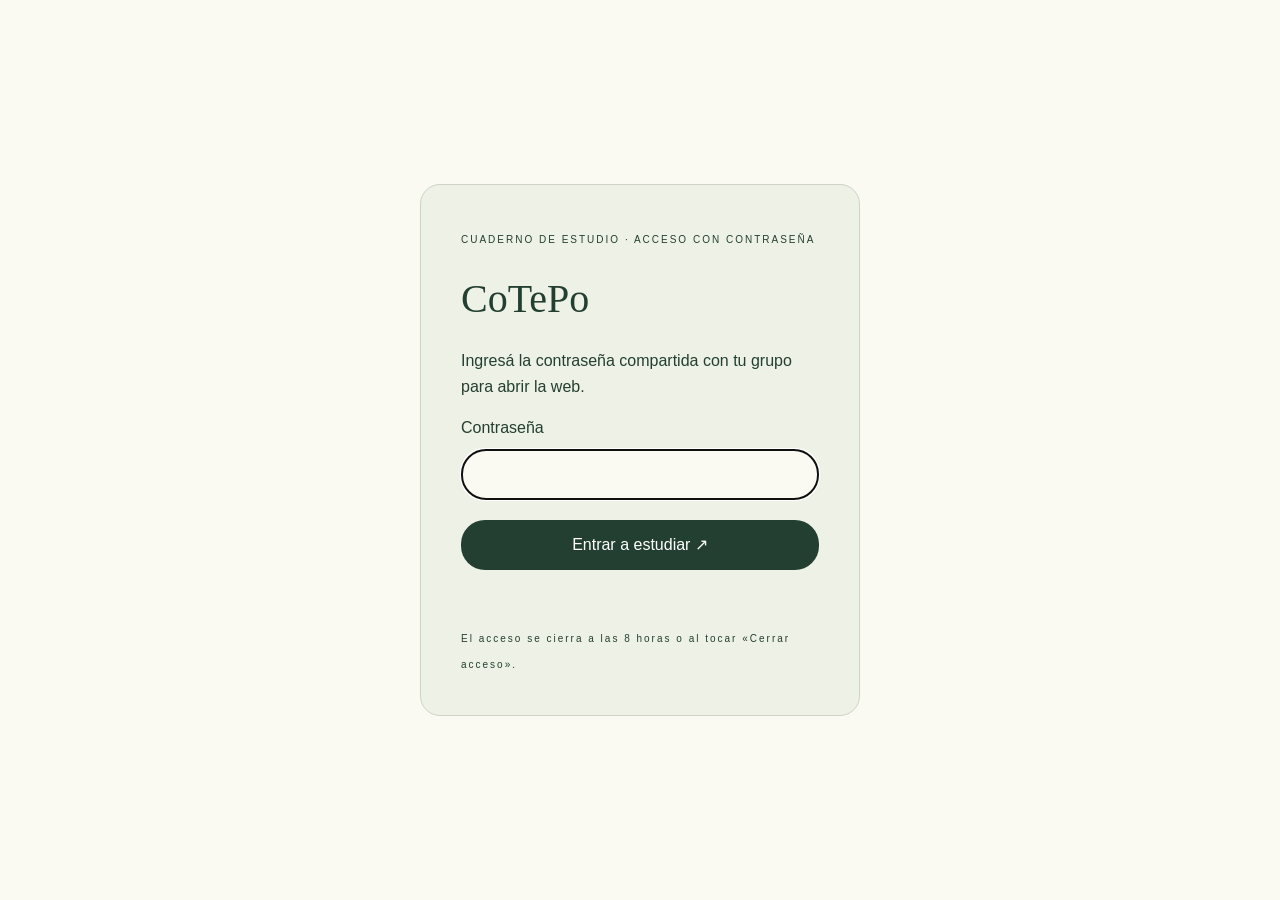
<file: cotepo/index.html>
<!doctype html><html lang="es"><head><meta charset="utf-8"><meta name="viewport" content="width=device-width,initial-scale=1"><title>CoTePo · Acceso</title><style>*{box-sizing:border-box}body{margin:0;min-height:100vh;display:grid;place-items:center;background:#faf9f2;color:#233f31;font:16px/1.6 Arial,sans-serif;padding:24px}main{width:100%;max-width:440px;border:1px solid #ccd5c5;border-radius:20px;padding:40px;background:#eef1e6}small{letter-spacing:2px;font-size:10px}h1{font:40px/1.1 Georgia,serif}label{display:block;margin-bottom:8px}input,button{width:100%;font:inherit;border-radius:24px;padding:12px 20px}input{border:1px solid #a9b7a1;background:#faf9f2}button{margin-top:20px;background:#233f31;color:white;border:0;cursor:pointer}button:disabled{opacity:.6}#status{min-height:26px;font-size:14px}a{color:inherit}</style></head><body><main><small>CUADERNO DE ESTUDIO · ACCESO CON CONTRASEÑA</small><h1>CoTePo</h1><p>Ingresá la contraseña compartida con tu grupo para abrir la web.</p><form id="login"><label for="password">Contraseña</label><input id="password" type="password" inputmode="text" required autocomplete="current-password" autofocus><button id="enter">Entrar a estudiar ↗</button><p id="status" role="status" aria-live="polite"></p></form><small>El acceso se cierra a las 8 horas o al tocar «Cerrar acceso».</small></main><script>
const status=document.getElementById('status'),button=document.getElementById('enter');
document.getElementById('login').onsubmit=async e=>{e.preventDefault();button.disabled=true;status.textContent='Abriendo tu cuaderno…';try{if(!('serviceWorker' in navigator))throw Error('Este navegador no admite el acceso. Probá con Chrome, Safari, Edge o Firefox.');const m=await fetch('manifest.json',{cache:'no-store'}).then(r=>r.json());const material=await crypto.subtle.importKey('raw',new TextEncoder().encode(document.getElementById('password').value),'PBKDF2',false,['deriveKey']);const key=await crypto.subtle.deriveKey({name:'PBKDF2',salt:Uint8Array.from(atob(m.salt),c=>c.charCodeAt(0)),iterations:m.iterations,hash:'SHA-256'},material,{name:'AES-GCM',length:256},true,['decrypt']);const r=await fetch('vault/'+m.entries['index.html'].file);const enc=await r.arrayBuffer();try{await crypto.subtle.decrypt({name:'AES-GCM',iv:enc.slice(0,12)},key,enc.slice(12))}catch{throw Error('Contraseña incorrecta. Volvé a intentarlo.')}await navigator.serviceWorker.register('sw.js');const reg=await navigator.serviceWorker.ready;await new Promise((ok,no)=>{const c=new MessageChannel();c.port1.onmessage=e=>e.data.ok?ok():no(Error('No se pudo guardar el acceso.'));crypto.subtle.exportKey('raw',key).then(raw=>reg.active.postMessage({type:'UNLOCK',key:raw},[c.port2]))});if(!navigator.serviceWorker.controller)await new Promise(ok=>{navigator.serviceWorker.addEventListener('controllerchange',ok,{once:true});if(navigator.serviceWorker.controller)ok()});location.href='contenido/index.html'}catch(err){status.textContent=err.message;button.disabled=false}};
</script></body></html>
</file>
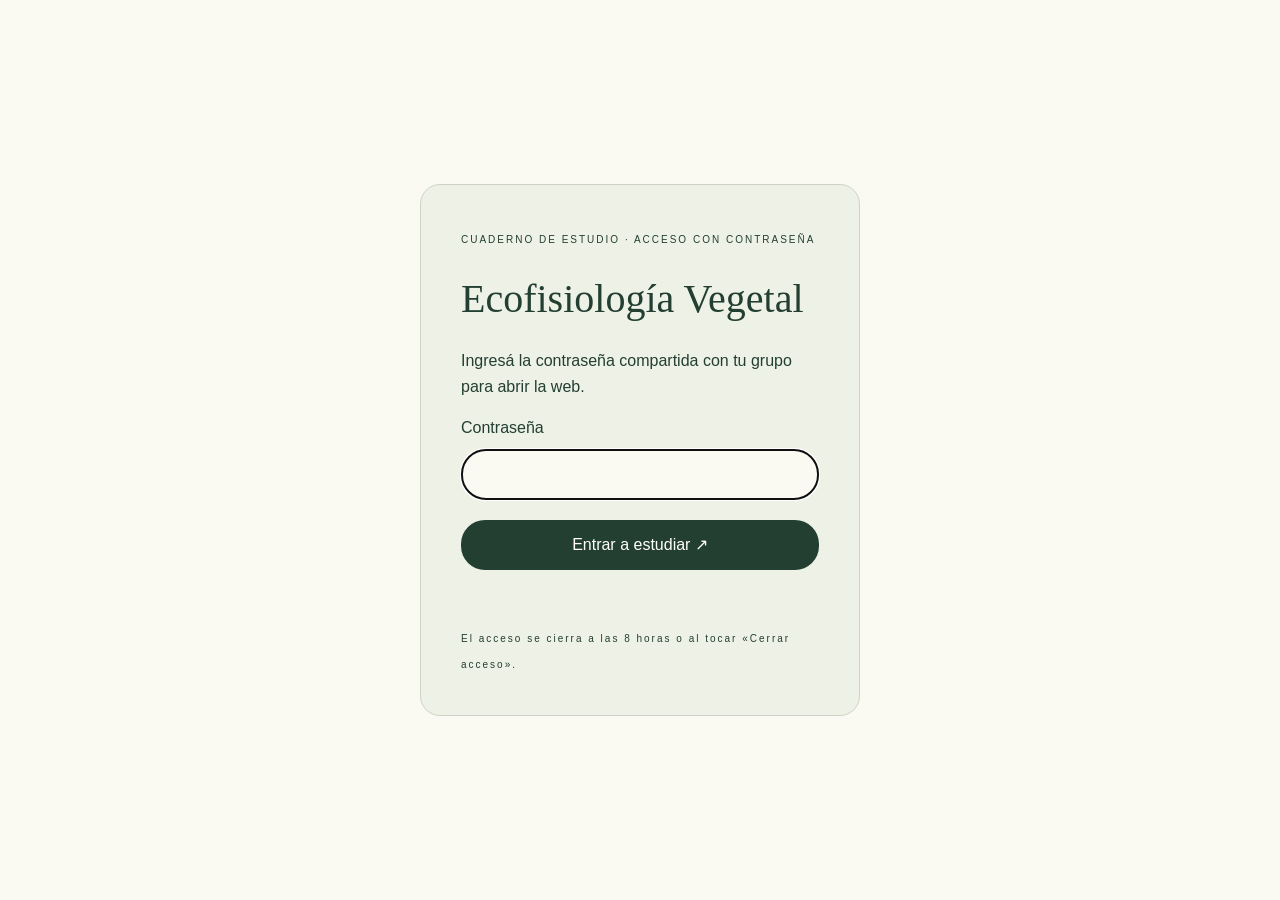
<file: ecofisiologia-vegetal/index.html>
<!doctype html><html lang="es"><head><meta charset="utf-8"><meta name="viewport" content="width=device-width,initial-scale=1"><title>Ecofisiología Vegetal · Acceso</title><style>*{box-sizing:border-box}body{margin:0;min-height:100vh;display:grid;place-items:center;background:#faf9f2;color:#233f31;font:16px/1.6 Arial,sans-serif;padding:24px}main{width:100%;max-width:440px;border:1px solid #ccd5c5;border-radius:20px;padding:40px;background:#eef1e6}small{letter-spacing:2px;font-size:10px}h1{font:40px/1.1 Georgia,serif}label{display:block;margin-bottom:8px}input,button{width:100%;font:inherit;border-radius:24px;padding:12px 20px}input{border:1px solid #a9b7a1;background:#faf9f2}button{margin-top:20px;background:#233f31;color:white;border:0;cursor:pointer}button:disabled{opacity:.6}#status{min-height:26px;font-size:14px}a{color:inherit}</style></head><body><main><small>CUADERNO DE ESTUDIO · ACCESO CON CONTRASEÑA</small><h1>Ecofisiología Vegetal</h1><p>Ingresá la contraseña compartida con tu grupo para abrir la web.</p><form id="login"><label for="password">Contraseña</label><input id="password" type="password" inputmode="numeric" required autocomplete="current-password" autofocus><button id="enter">Entrar a estudiar ↗</button><p id="status" role="status" aria-live="polite"></p></form><small>El acceso se cierra a las 8 horas o al tocar «Cerrar acceso».</small></main><script>
const status=document.getElementById('status'),button=document.getElementById('enter');
document.getElementById('login').onsubmit=async e=>{e.preventDefault();button.disabled=true;status.textContent='Abriendo tu cuaderno…';try{if(!('serviceWorker' in navigator))throw Error('Este navegador no admite el acceso. Probá con Chrome, Safari, Edge o Firefox.');const m=await fetch('manifest.json',{cache:'no-store'}).then(r=>r.json());const material=await crypto.subtle.importKey('raw',new TextEncoder().encode(document.getElementById('password').value),'PBKDF2',false,['deriveKey']);const key=await crypto.subtle.deriveKey({name:'PBKDF2',salt:Uint8Array.from(atob(m.salt),c=>c.charCodeAt(0)),iterations:m.iterations,hash:'SHA-256'},material,{name:'AES-GCM',length:256},true,['decrypt']);const r=await fetch('vault/'+m.entries['index.html'].file);const enc=await r.arrayBuffer();try{await crypto.subtle.decrypt({name:'AES-GCM',iv:enc.slice(0,12)},key,enc.slice(12))}catch{throw Error('Contraseña incorrecta. Volvé a intentarlo.')}await navigator.serviceWorker.register('sw.js');const reg=await navigator.serviceWorker.ready;await new Promise((ok,no)=>{const c=new MessageChannel();c.port1.onmessage=e=>e.data.ok?ok():no(Error('No se pudo guardar el acceso.'));crypto.subtle.exportKey('raw',key).then(raw=>reg.active.postMessage({type:'UNLOCK',key:raw},[c.port2]))});if(!navigator.serviceWorker.controller)await new Promise(ok=>{navigator.serviceWorker.addEventListener('controllerchange',ok,{once:true});if(navigator.serviceWorker.controller)ok()});location.href='contenido/index.html'}catch(err){status.textContent=err.message;button.disabled=false}};
</script></body></html>
</file>
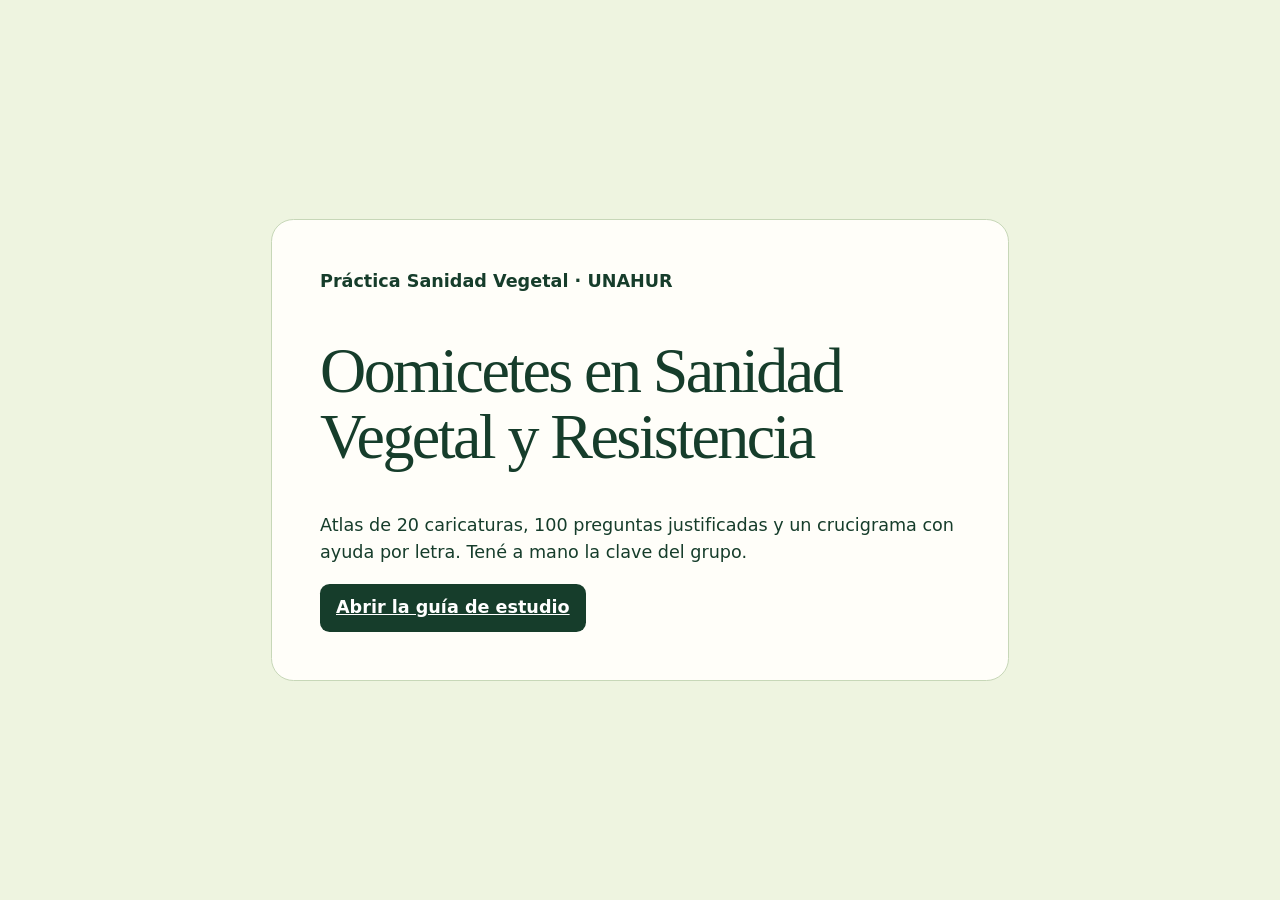
<file: oomicetes-sanidad-vegetal-unahur/index.html>
<!doctype html>
<html lang="es-AR">
<head>
<meta charset="utf-8">
<meta name="viewport" content="width=device-width,initial-scale=1">
<meta name="robots" content="noindex">
<title>Oomicetes en Sanidad Vegetal y Resistencia · UNAHUR</title>
<style>body{font:1.1rem/1.55 system-ui;color:#163d2b;background:#eef4e0;margin:0;min-height:100vh;display:grid;place-items:center;padding:1.25rem;box-sizing:border-box}main{max-width:40rem;background:#fffef9;padding:clamp(1.4rem,5vw,3rem);border-radius:1.4rem;border:1px solid #c7d7b8}h1{font:clamp(2.4rem,8vw,4rem)/1.02 Georgia,serif;letter-spacing:-.04em}a{display:inline-block;padding:.65rem 1rem;background:#163d2b;border-radius:.6rem;color:white;font-weight:700}</style>
</head><body><main><b>Práctica Sanidad Vegetal · UNAHUR</b><h1>Oomicetes en Sanidad Vegetal y Resistencia</h1><p>Atlas de 20 caricaturas, 100 preguntas justificadas y un crucigrama con ayuda por letra. Tené a mano la clave del grupo.</p><a href="https://oomicetes-sanidad-vegetal-unahur.brightmatch128.chatgpt.site/">Abrir la guía de estudio</a></main></body></html>
</file>
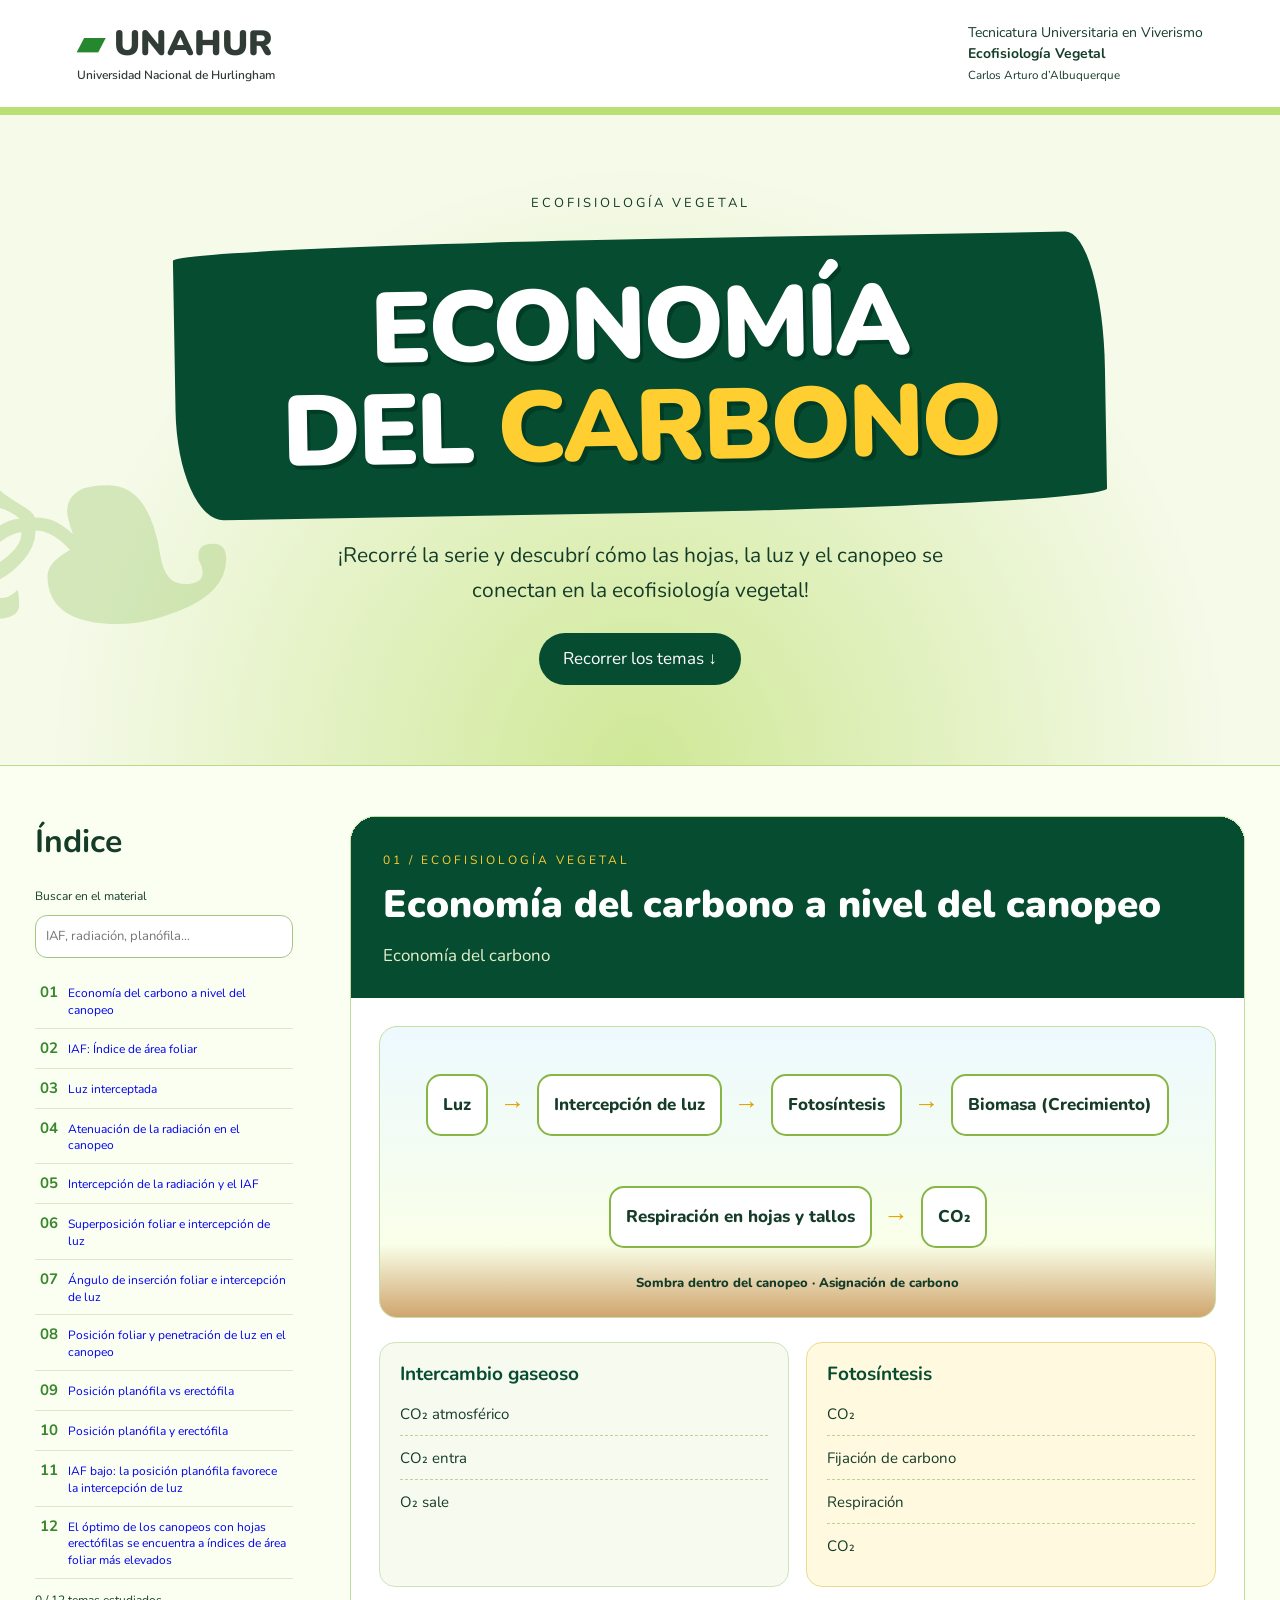
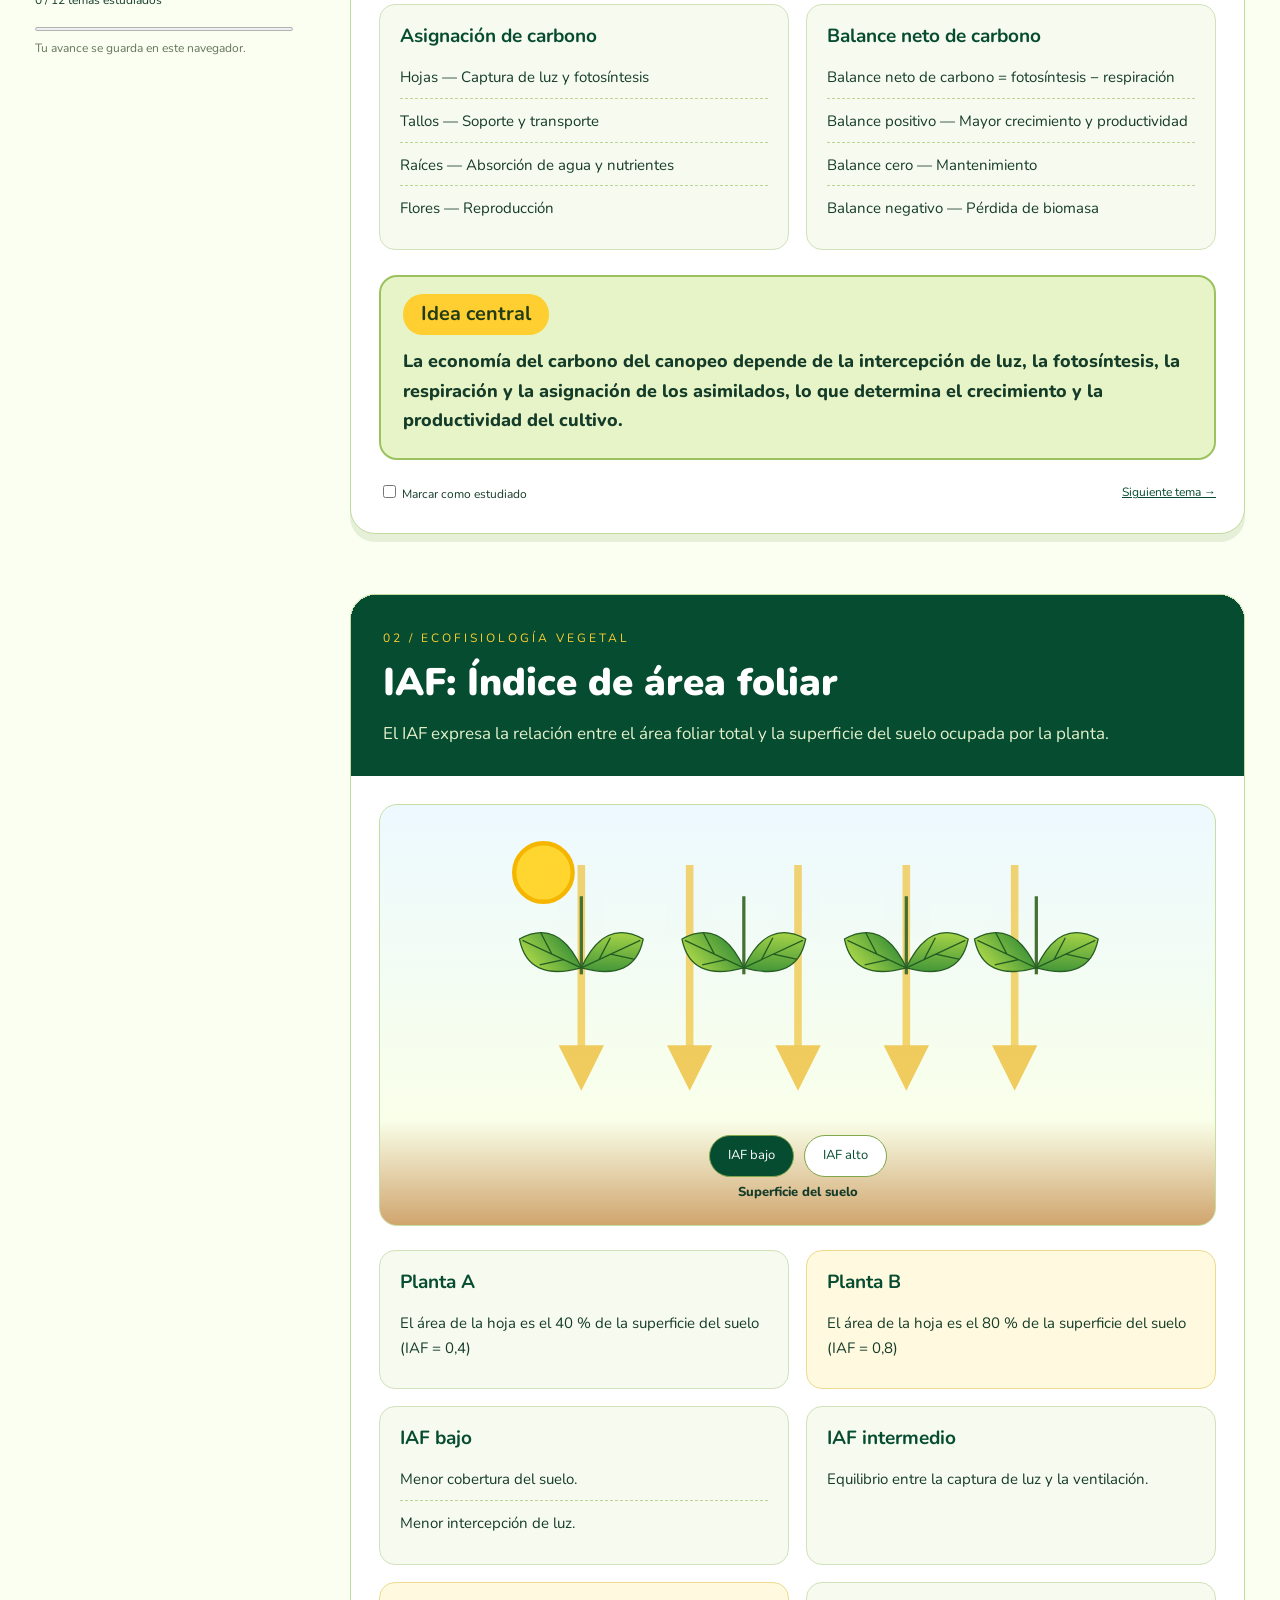
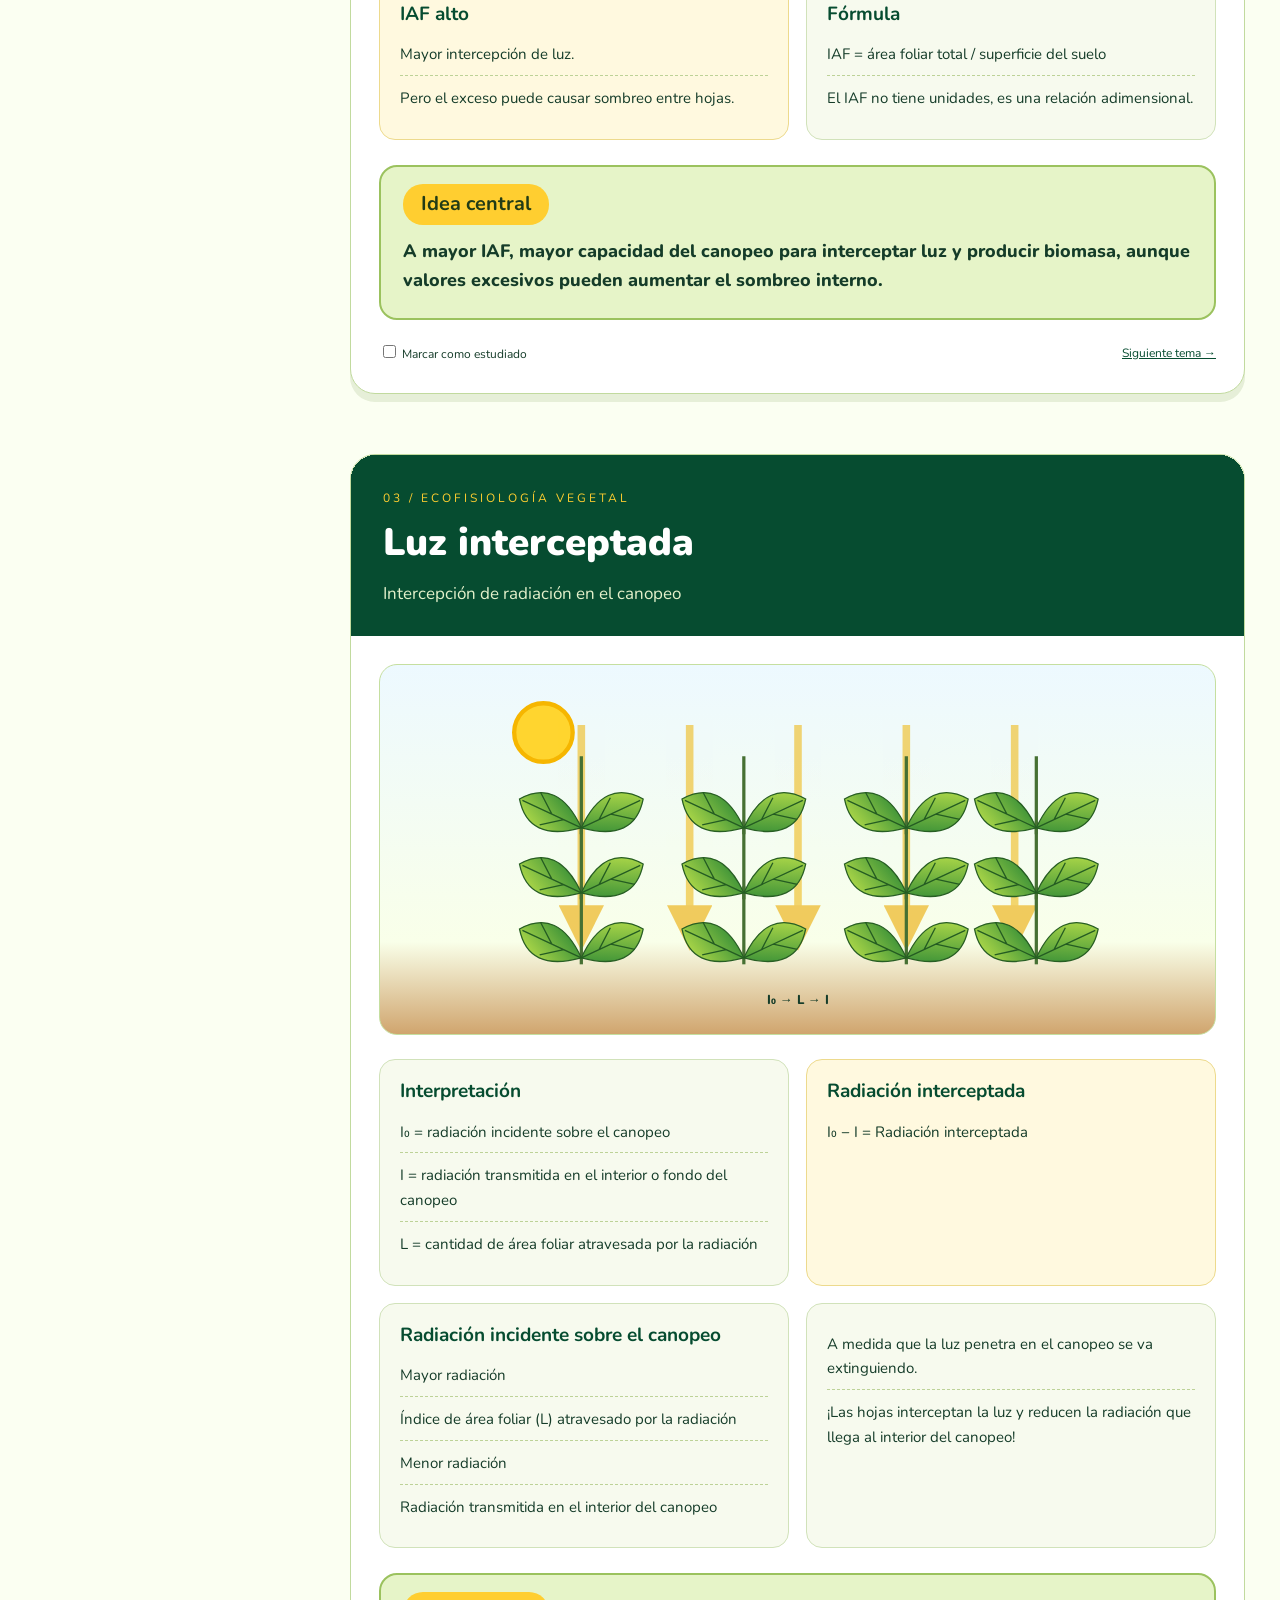
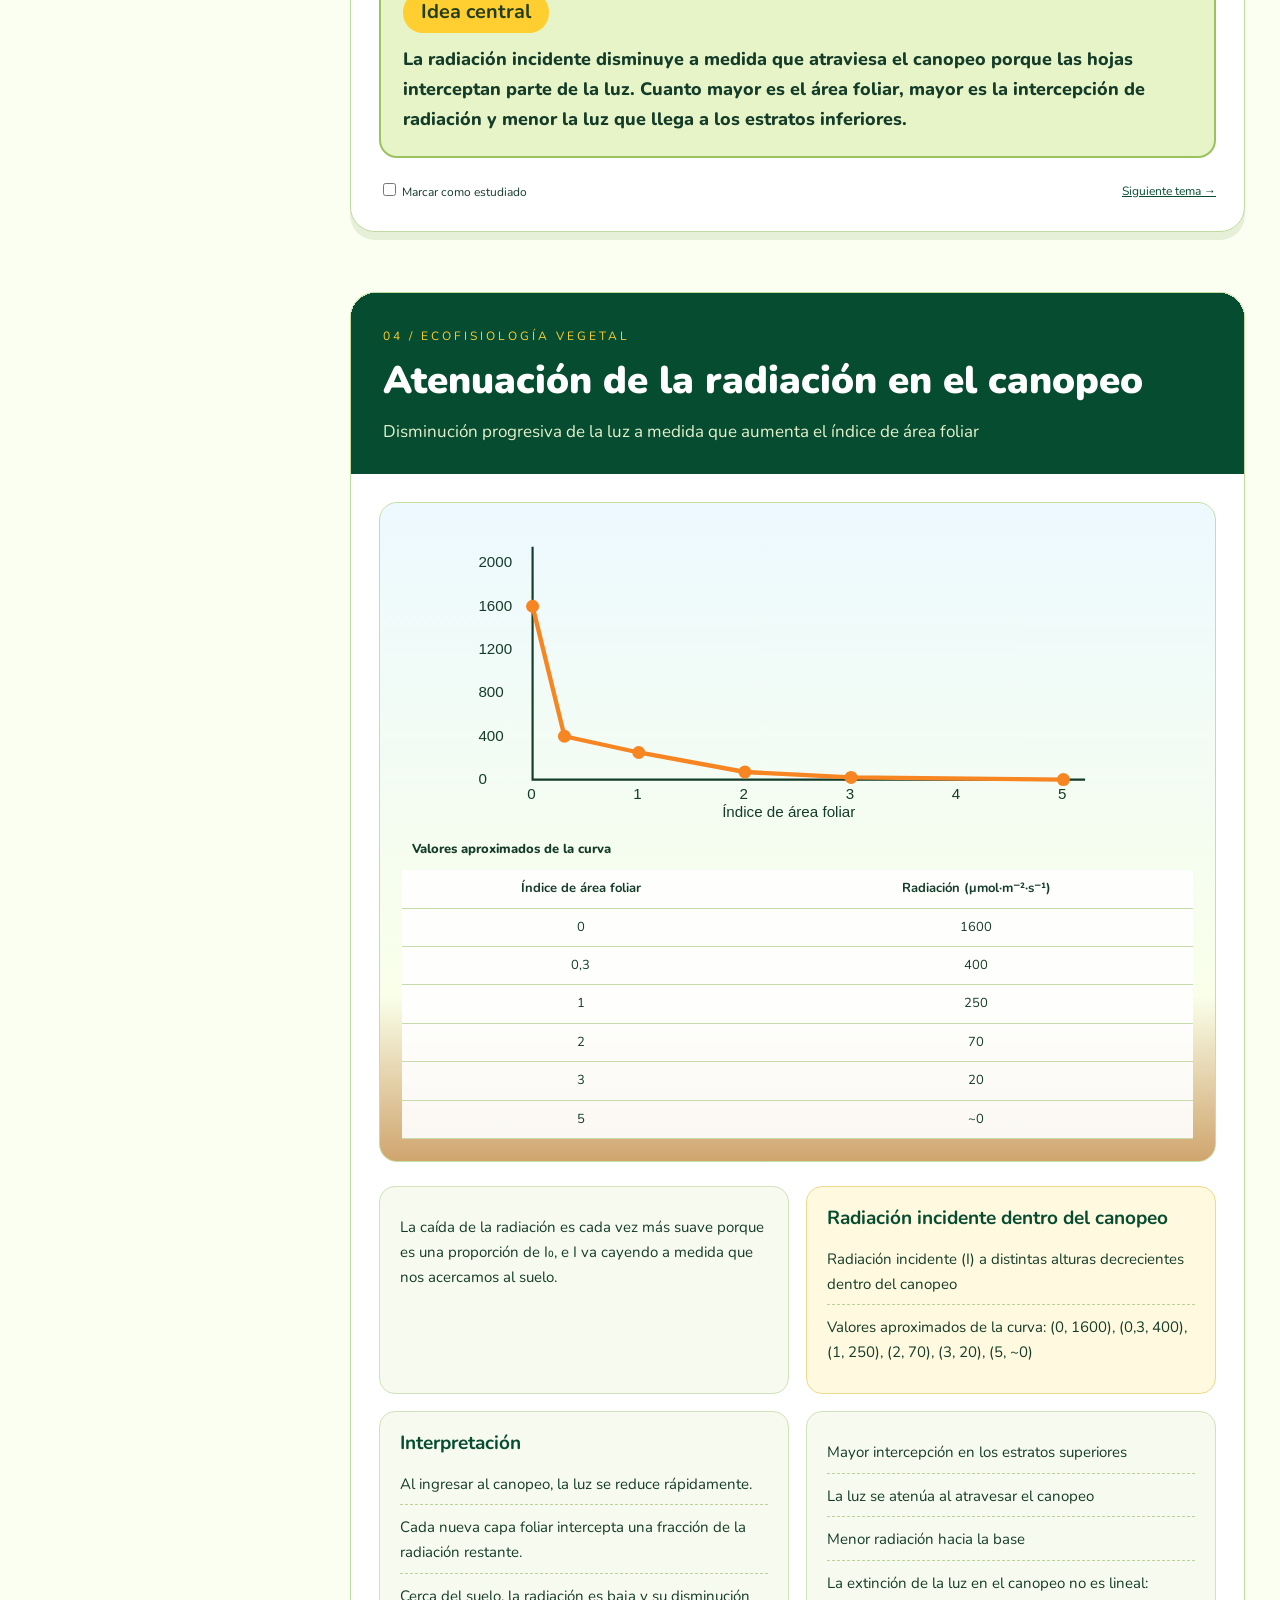
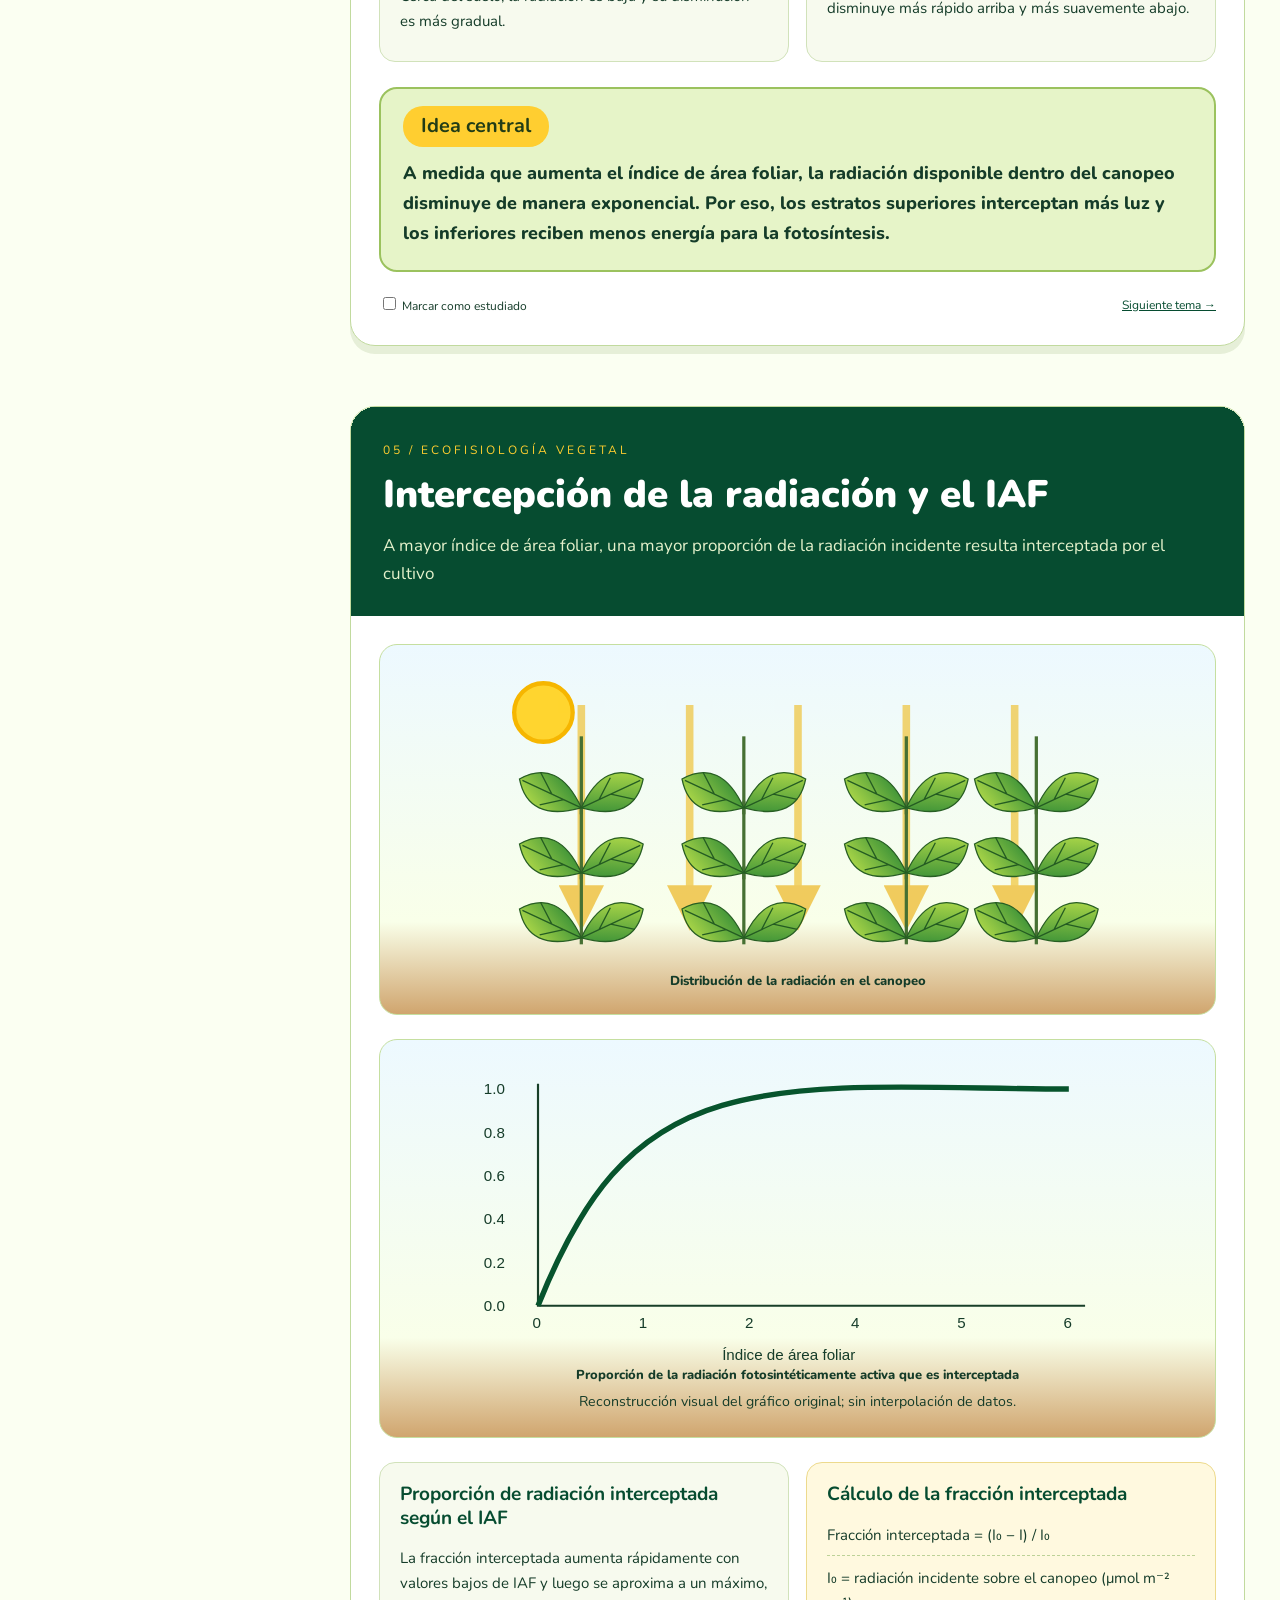
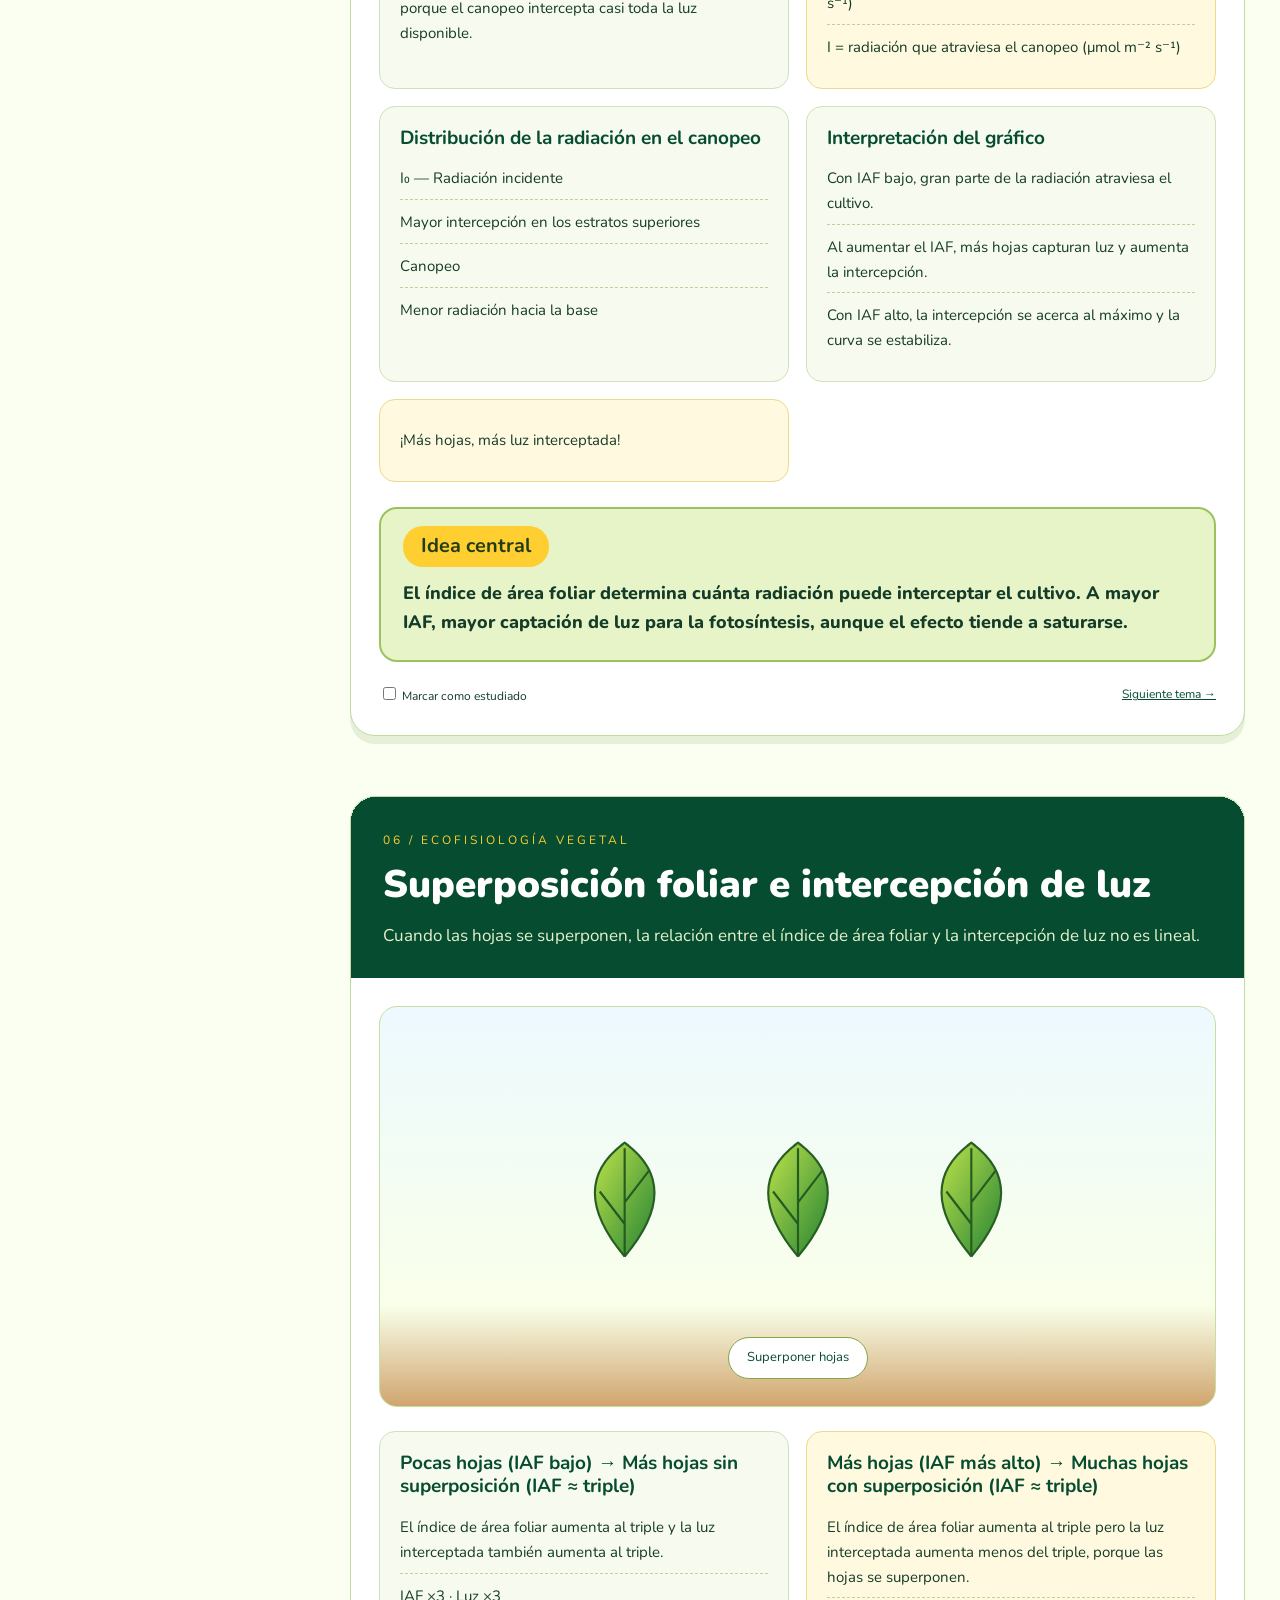
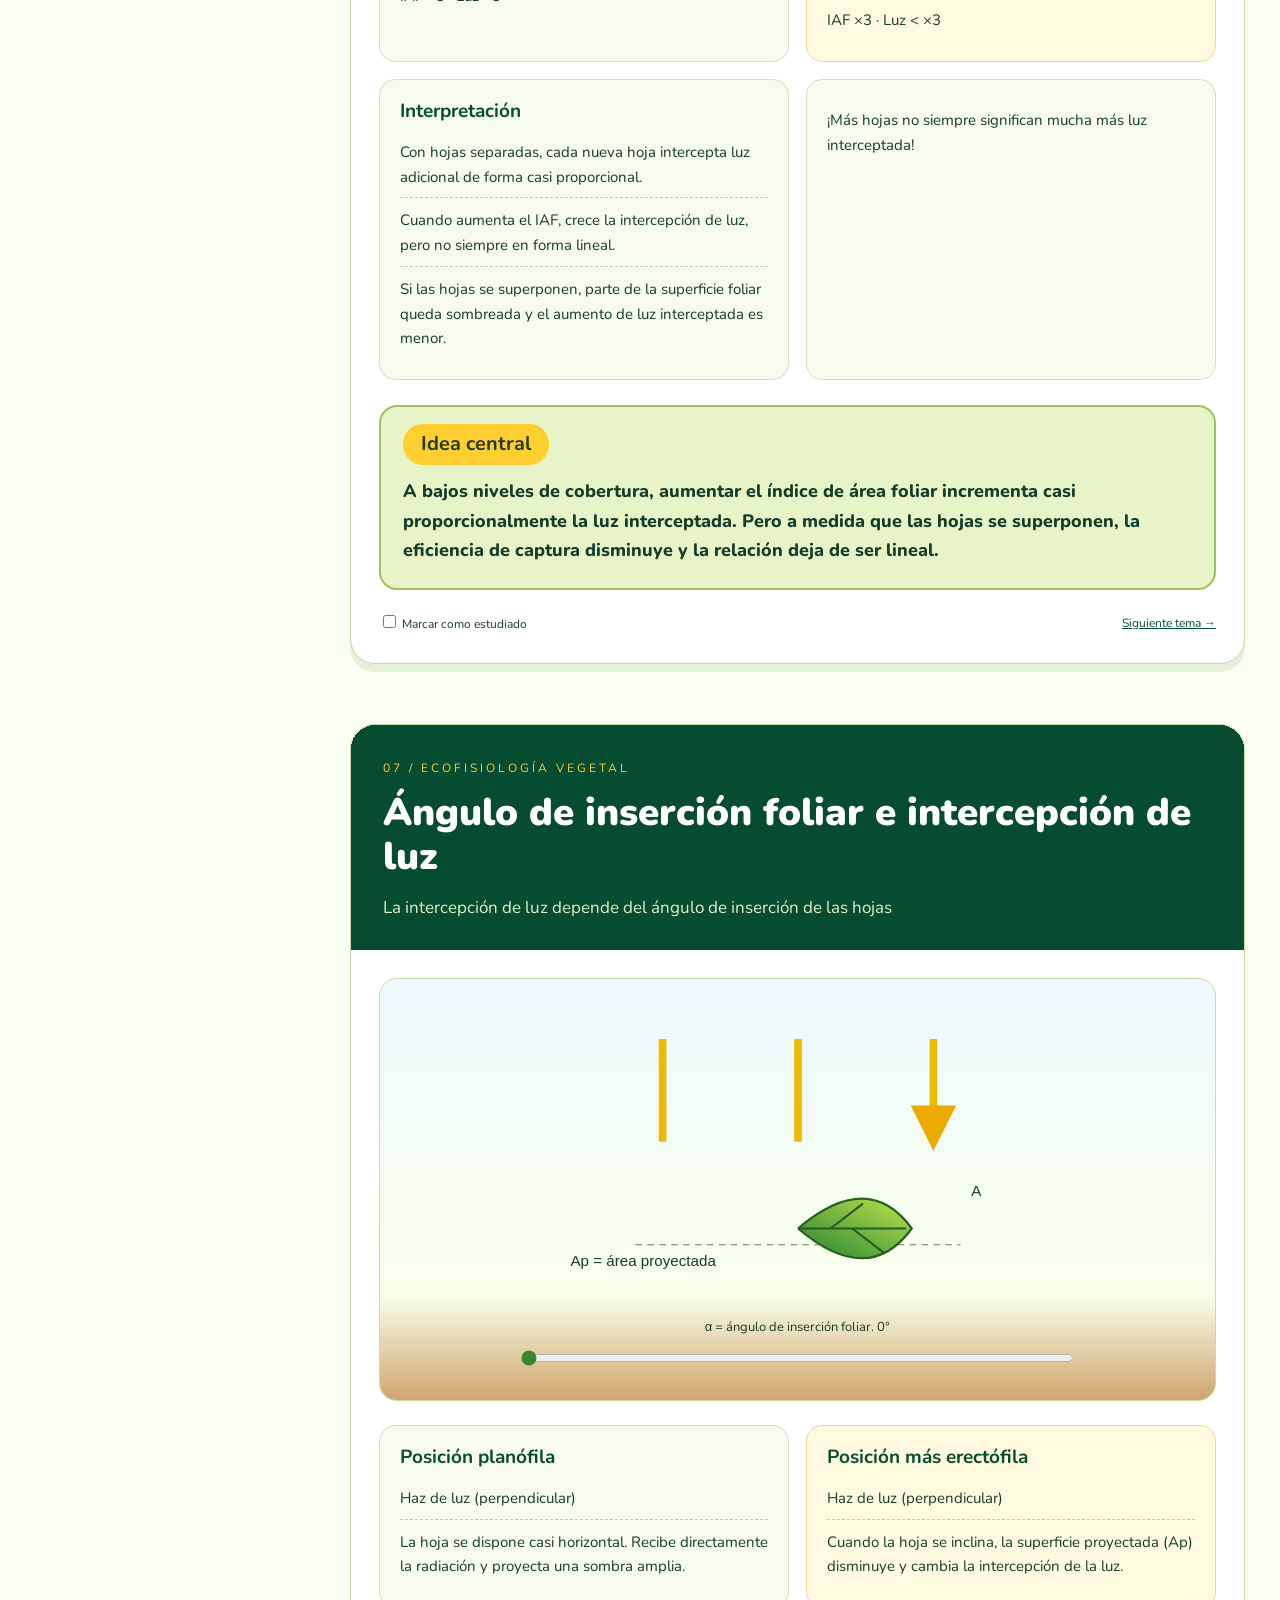
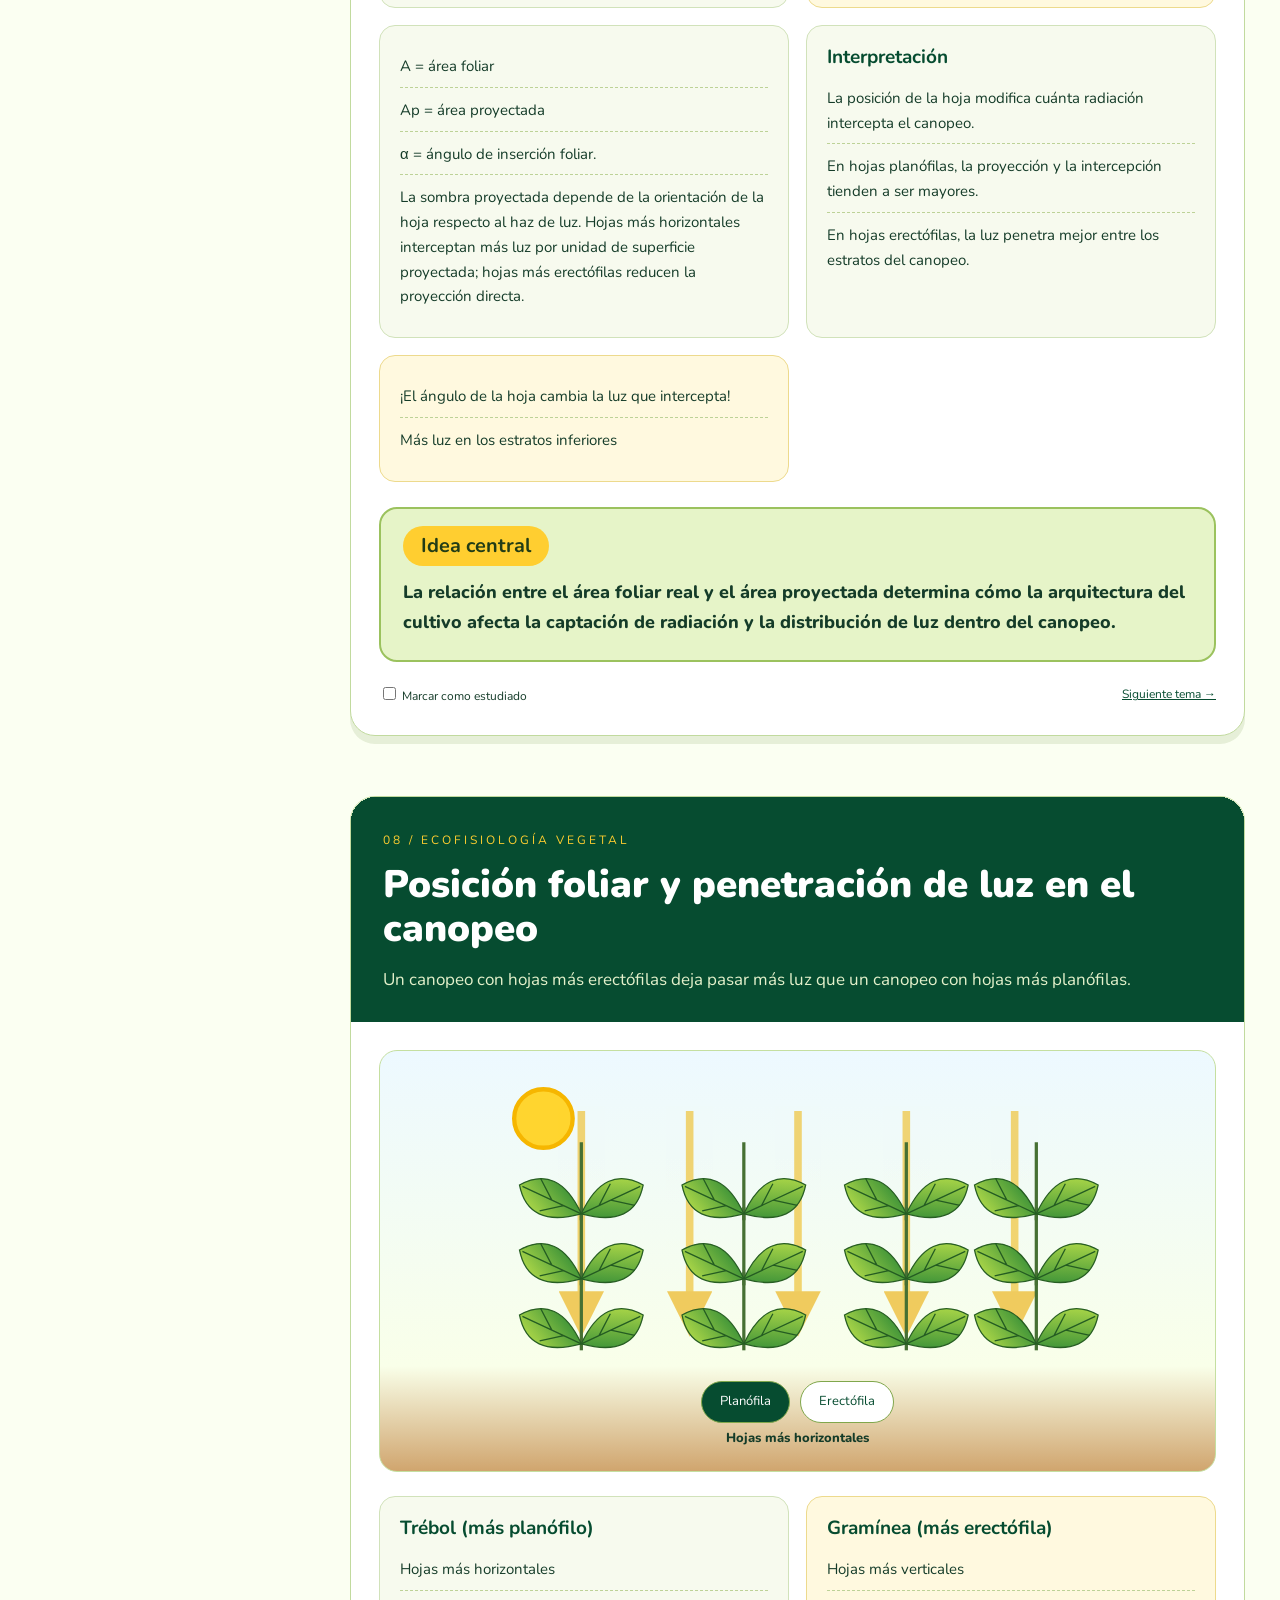
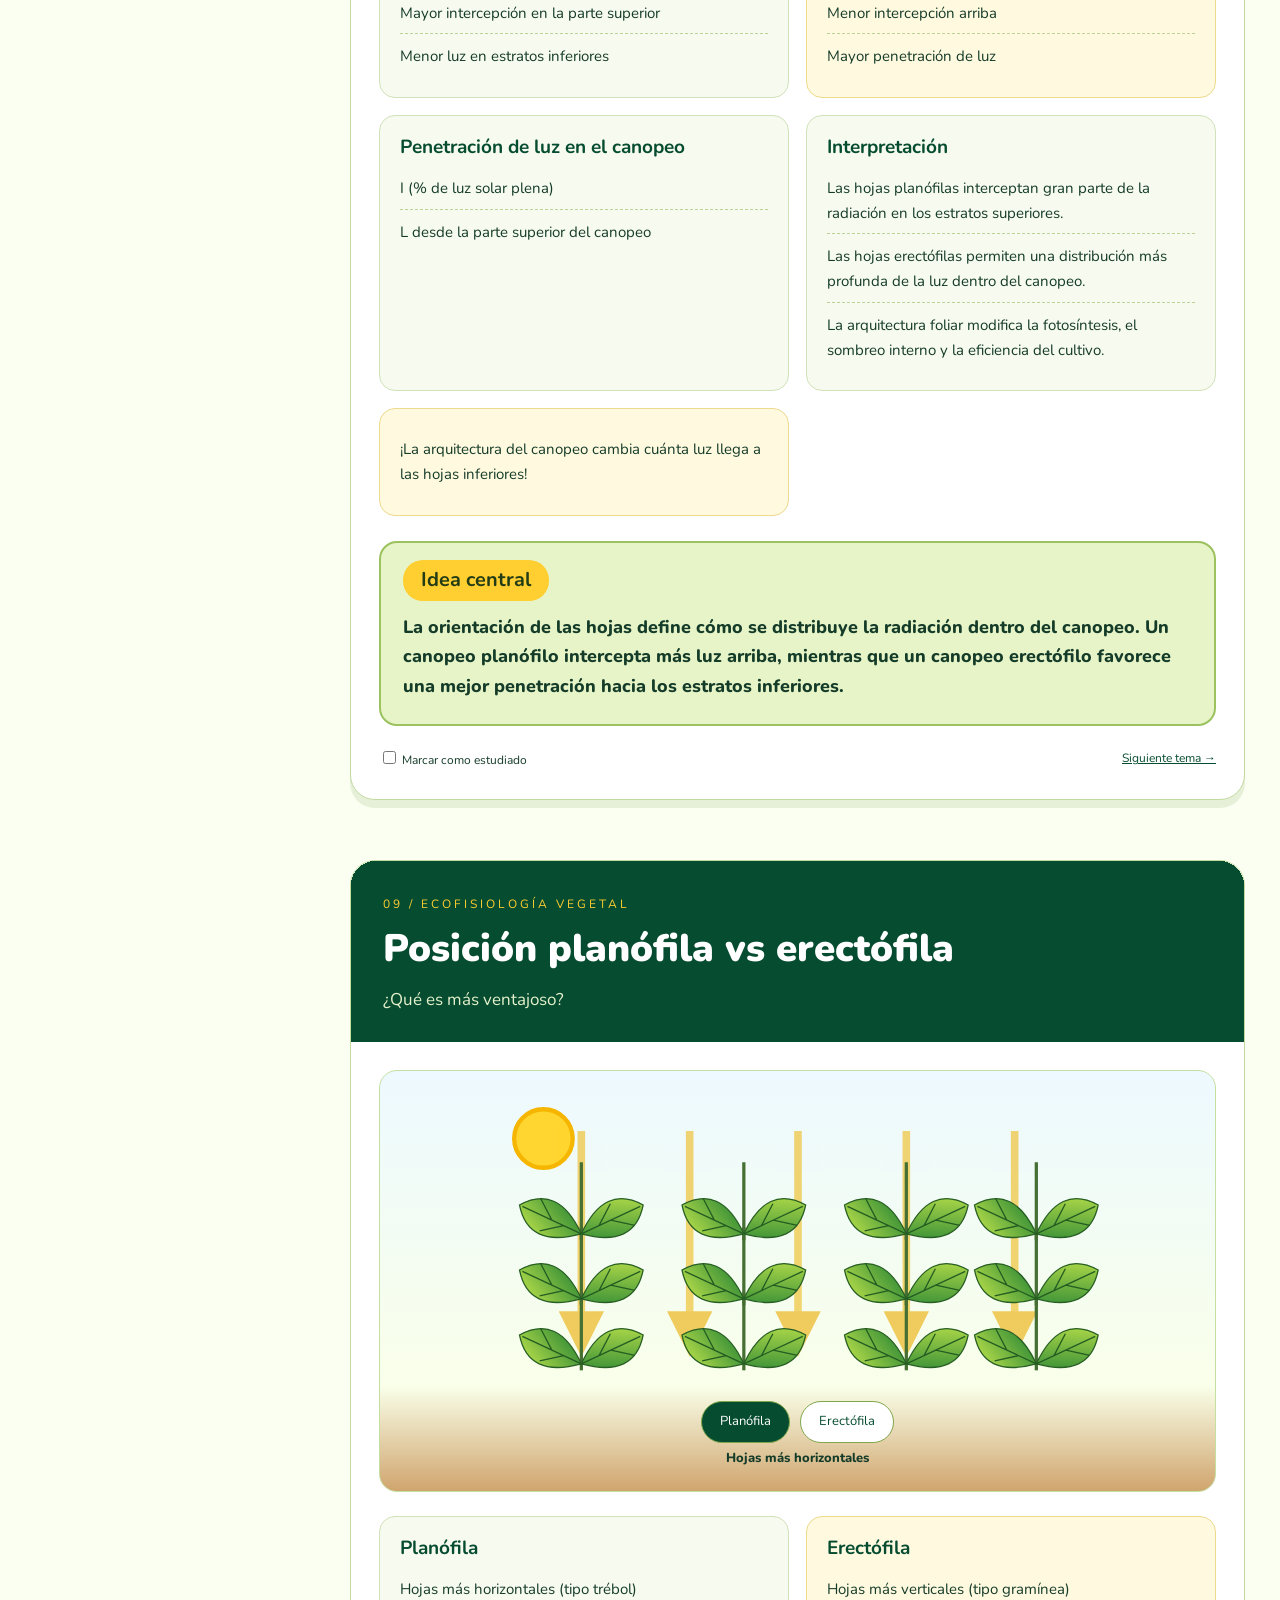
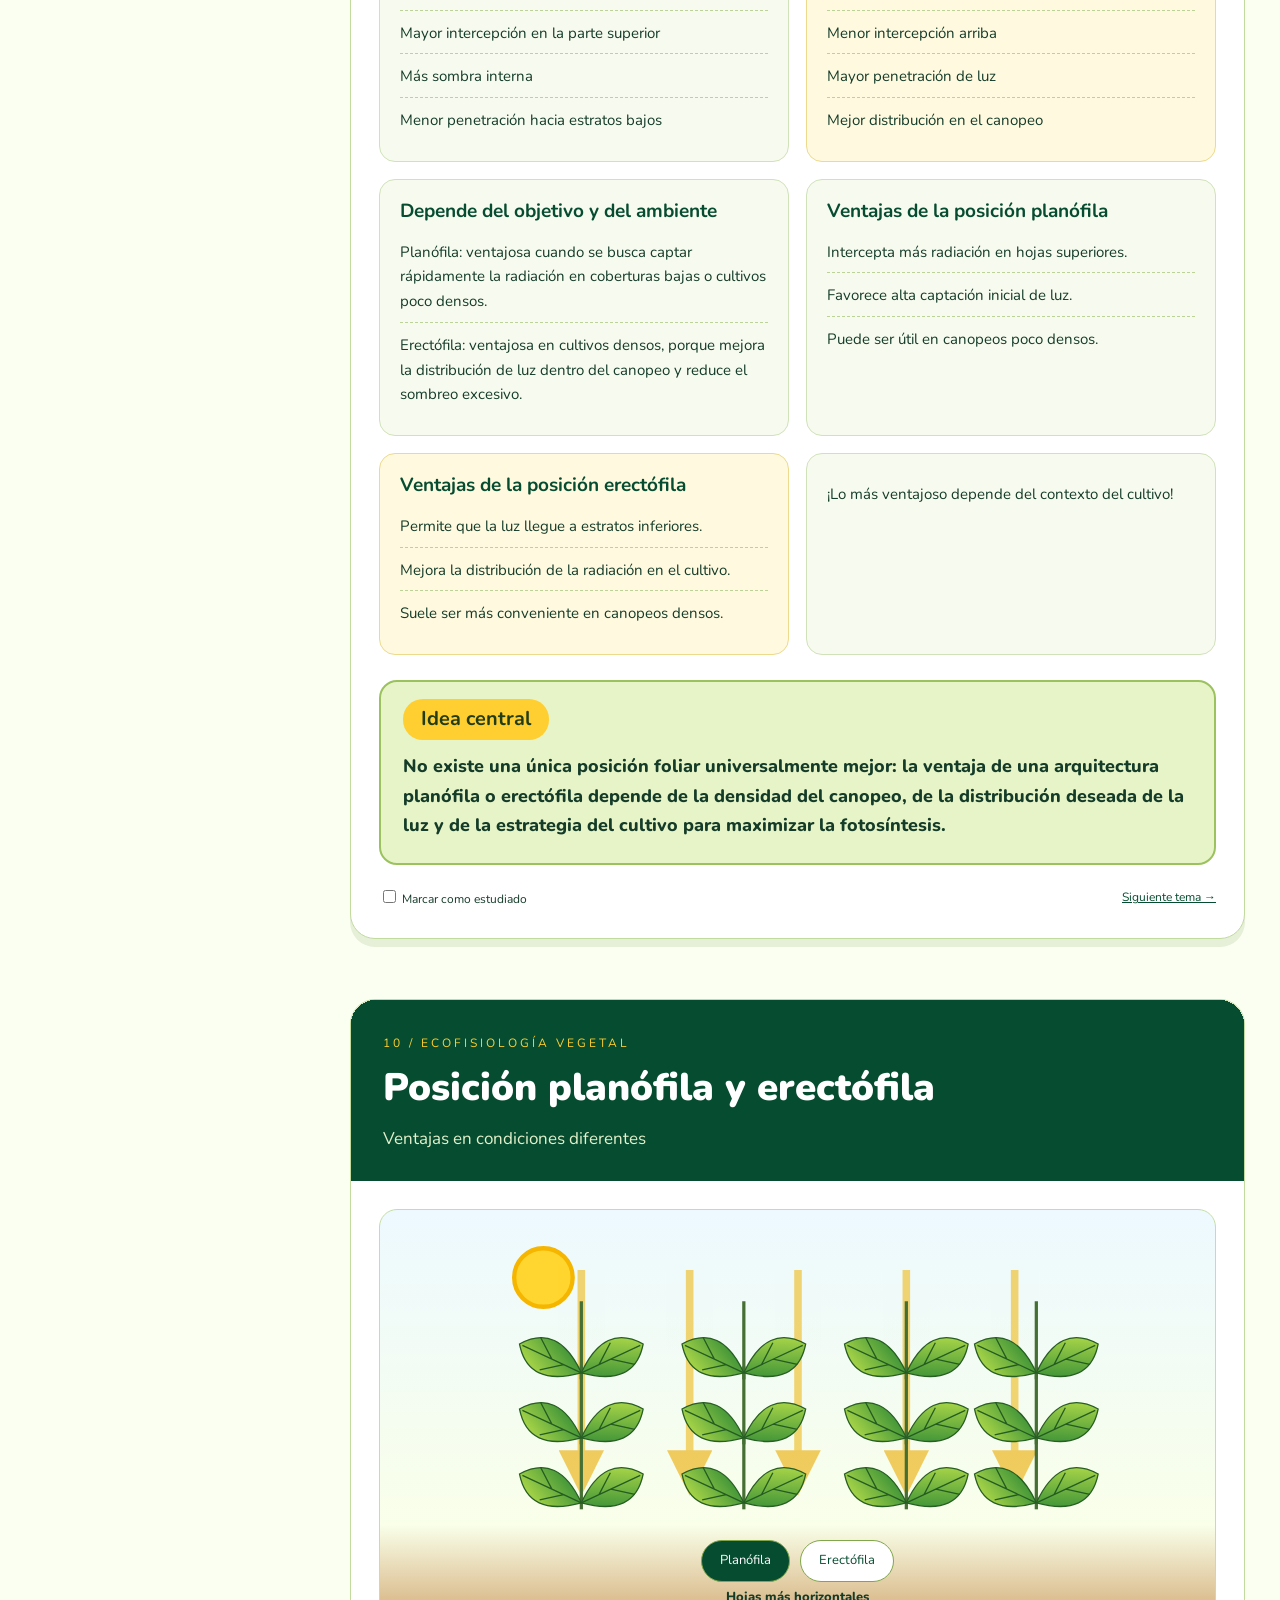
<file: proyecto-2/index.html>
<!doctype html><html lang="es"><head><meta charset="utf-8"><meta name="viewport" content="width=device-width,initial-scale=1"><title>Economía del carbono · Ecofisiología Vegetal</title><link rel="stylesheet" href="style.css"></head><body><header><a href="#inicio" class="brand"><span class="logo">▰</span> UNAHUR <small>Universidad Nacional de Hurlingham</small></a><div>Tecnicatura Universitaria en Viverismo<br><b>Ecofisiología Vegetal</b><br><small>Carlos Arturo d’Albuquerque</small></div></header><main id="inicio"><section class="cover"><span class="sprig" aria-hidden="true">❧</span><p>Ecofisiología Vegetal</p><h1>ECONOMÍA<br>DEL <em>CARBONO</em></h1><p class="subtitle">¡Recorré la serie y descubrí cómo las hojas, la luz y el canopeo se conectan en la ecofisiología vegetal!</p><a class="button" href="#indice">Recorrer los temas ↓</a></section><div class="workspace"><aside id="indice"><h2>Índice</h2><label>Buscar en el material<input id="search" type="search" placeholder="IAF, radiación, planófila…"></label><nav id="nav"></nav><p id="progressText"></p><progress id="progress" max="12"></progress><small>Tu avance se guarda en este navegador.</small><button id="review" class="secondary">Ocultar ideas centrales para repasar</button></aside><div id="chapters"></div></div></main><footer><b>Ecofisiología Vegetal</b><p>Tecnicatura Universitaria en Viverismo · UNAHUR – Universidad Nacional de Hurlingham<br>Carlos Arturo d’Albuquerque</p><small>Contenido transcrito de las láminas originales. Los controles de navegación y repaso son herramientas de esta página.</small></footer><script src="content.js"></script><script src="app.js"></script></body></html>
</file>
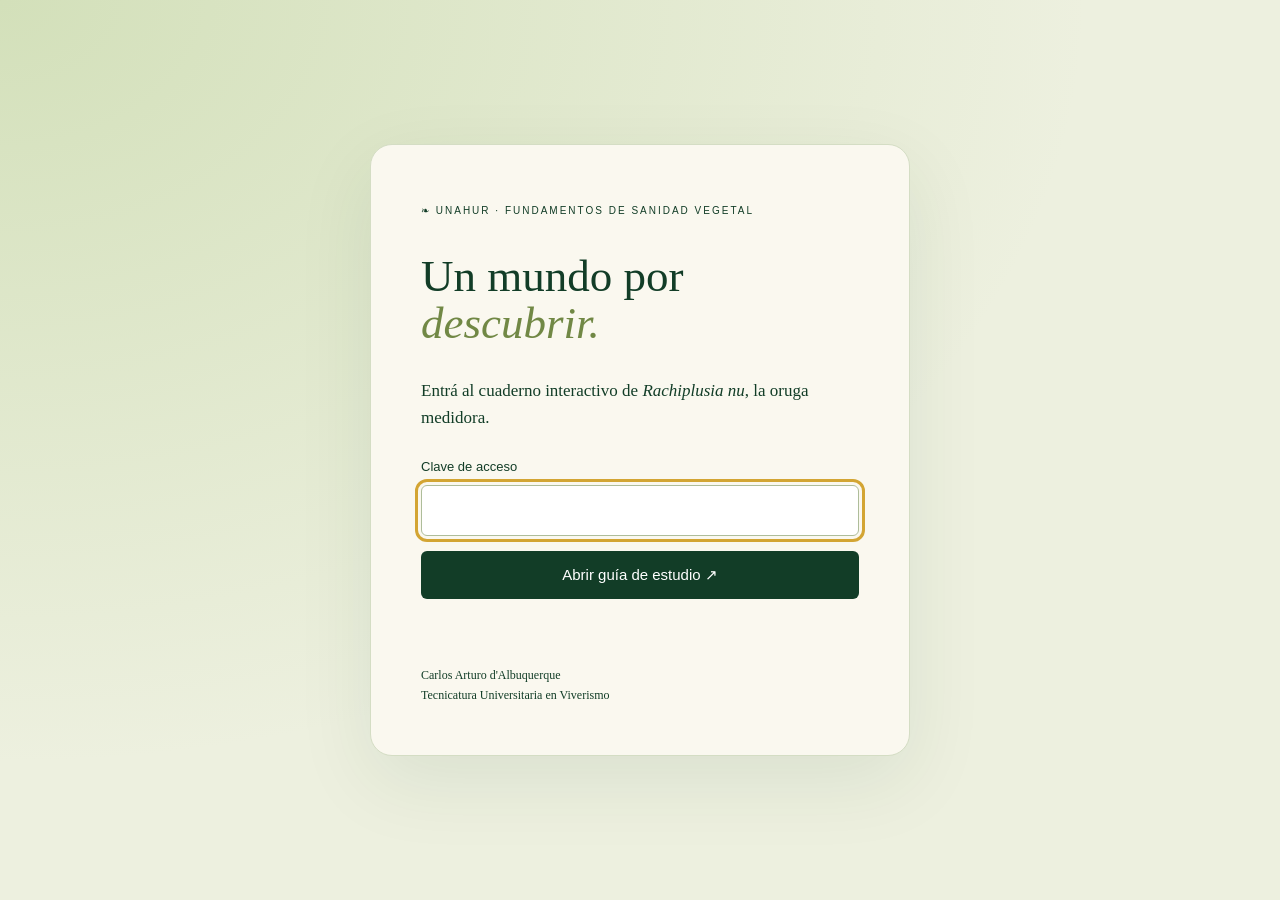
<file: rachiplusia-nu/index.html>
<!doctype html><html lang="es"><head><meta charset="utf-8"><meta name="viewport" content="width=device-width,initial-scale=1"><title>Sanidad Vegetal · Acceso al cuaderno</title><style>*{box-sizing:border-box}body{margin:0;min-height:100vh;display:grid;place-items:center;padding:25px;background:#edf0df;color:#123d27;font:17px/1.6 Georgia,serif;background-image:radial-gradient(ellipse at top left,#b9d09580,transparent 60%)}main{max-width:540px;padding:50px;background:#faf8ef;border:1px solid #d4ddc4;border-radius:22px;box-shadow:0 25px 80px #123d2715}small,label,button,input{font-family:Arial,sans-serif}small{letter-spacing:2px;font-size:10px}h1{font-size:45px;font-weight:normal;line-height:1.05}em{color:#718845}label{display:block;font-size:13px;margin-top:25px}input{width:100%;padding:14px;margin:8px 0 15px;border:1px solid #aebd9a;border-radius:6px;font-size:18px}button{width:100%;padding:15px;border:0;background:#123d27;color:white;border-radius:6px;cursor:pointer;font-size:15px}button:disabled{opacity:.65}footer{font-size:12px;margin-top:28px}#status{font-size:14px;min-height:25px}input:focus-visible,button:focus-visible{outline:3px solid #d3a533;outline-offset:3px}</style></head><body><main><small>❧ UNAHUR · FUNDAMENTOS DE SANIDAD VEGETAL</small><h1>Un mundo por<br><em>descubrir.</em></h1><p>Entrá al cuaderno interactivo de <i>Rachiplusia nu</i>, la oruga medidora.</p><form id="unlock"><label for="password">Clave de acceso</label><input id="password" type="password" required autocomplete="current-password" autofocus><button id="enter" type="submit">Abrir guía de estudio ↗</button><p id="status" role="status" aria-live="polite"></p></form><footer>Carlos Arturo d'Albuquerque<br>Tecnicatura Universitaria en Viverismo</footer></main><script>
const decode=s=>Uint8Array.from(atob(s),c=>c.charCodeAt(0));let encrypted;
document.querySelector('#unlock').onsubmit=async e=>{e.preventDefault();const status=document.querySelector('#status'),button=document.querySelector('#enter');button.disabled=true;status.textContent='Abriendo el cuaderno… La primera carga puede tardar por las láminas.';let phase='fetch';try{if(!crypto.subtle)throw Error('HTTPS_REQUIRED');if(!encrypted){const response=await fetch('contenido.bin');if(!response.ok)throw Error('DOWNLOAD');encrypted=await response.arrayBuffer()}phase='decrypt';const material=await crypto.subtle.importKey('raw',new TextEncoder().encode(document.querySelector('#password').value.trim()),'PBKDF2',false,['deriveKey']);const key=await crypto.subtle.deriveKey({name:'PBKDF2',salt:decode('2+Wa024G/d56TDOV+aA6cg=='),iterations:600000,hash:'SHA-256'},material,{name:'AES-GCM',length:256},false,['decrypt']);const compressed=await crypto.subtle.decrypt({name:'AES-GCM',iv:decode('qQIjqi5fpnk0eCEW')},key,encrypted);phase='render';const stream=new Blob([compressed]).stream().pipeThrough(new DecompressionStream('gzip'));const html=await new Response(stream).text();document.open();document.write(html);document.close()}catch(error){status.textContent=phase==='decrypt'?'La clave no es correcta. Probá otra vez.':phase==='fetch'?'No se pudo cargar el cuaderno. Abrí el enlace HTTPS publicado y revisá la conexión.':'Este navegador no pudo abrir el cuaderno. Probá con una versión reciente de Chrome, Edge, Firefox o Safari.';button.disabled=false}};
</script></body></html>
</file>
<file: proyecto-2/style.css>
@import url('https://fonts.googleapis.com/css2?family=Nunito:wght@600;700;800;900&display=swap');
:root{--forest:#064c30;--leaf:#38872b;--lime:#d7ed9d;--sun:#ffce30}*{box-sizing:border-box}html{scroll-behavior:smooth;scroll-padding-top:30px}body{margin:0;background:#fbfff2;color:#153c29;font:17px/1.65 'Nunito',Arial,sans-serif}header{display:flex;justify-content:space-between;gap:25px;align-items:center;padding:22px 6%;background:white;border-bottom:8px solid #b9df75}header>div{font-size:14px;line-height:1.5}.brand{text-decoration:none;font-size:35px;font-weight:900;line-height:1.1;color:#303c35}.brand small{display:block;font-size:12px;font-weight:600;margin-top:6px}.logo{color:#25872e}.cover{text-align:center;position:relative;overflow:hidden;padding:65px 20px 80px;background:radial-gradient(ellipse at bottom,#cfe897,transparent 65%),#f5fae9;border-bottom:1px solid #bed889}.cover>p:first-of-type{letter-spacing:3px;text-transform:uppercase;font-size:13px}h1{font-size:clamp(48px,8vw,100px);font-weight:900;line-height:1.02;letter-spacing:-3px;background:var(--forest);color:white;padding:35px 6%;border-radius:55% 4% 50% 5% / 5% 50% 6% 40%;max-width:930px;margin:25px auto;transform:rotate(-1deg);text-shadow:3px 4px #003c25}h1 em{color:var(--sun);font-style:normal}.subtitle{max-width:650px;margin:25px auto;font-size:21px}.sprig{position:absolute;font-size:390px;color:#8bbe55;left:-70px;bottom:-120px;opacity:.3}.button{display:inline-block;border:0;background:var(--forest);color:white;border-radius:30px;text-decoration:none;padding:12px 24px;font:inherit;cursor:pointer}.workspace{display:grid;grid-template-columns:270px minmax(0,1fr);gap:45px;max-width:1500px;margin:auto;padding:50px 35px}aside{position:sticky;top:25px;align-self:start;max-height:94vh;overflow:auto;padding-right:12px}aside h2{font-size:32px;margin:0 0 12px}aside label,aside small{font-size:12px}input[type=search]{display:block;width:100%;padding:10px;border:1px solid #a7c487;border-radius:12px;font:inherit;font-size:13px;margin:6px 0 15px;background:white}nav a{display:flex;align-items:baseline;gap:10px;padding:9px 5px;text-decoration:none;font-size:12px;border-bottom:1px solid #dbe8ca;line-height:1.4}nav a:hover{background:#e8f3d7}nav b{color:var(--leaf);font-size:15px}progress{width:100%;accent-color:var(--leaf);height:8px}#progressText{font-size:12px;margin-bottom:0}aside small{display:block;color:#65755a}.secondary{background:white;border:1px solid #adc586;color:var(--forest);padding:10px 14px;border-radius:12px;cursor:pointer;font:inherit;font-size:12px;margin-top:15px;width:100%}.chapter{margin-bottom:60px;background:white;border:1px solid #c1da9e;border-radius:25px;overflow:hidden;box-shadow:0 8px 0 #e6efd8}.chapter-head{background:var(--forest);color:white;padding:28px 32px;position:relative}.chapter-head h2{font-size:clamp(25px,3vw,39px);line-height:1.15;margin:10px 0 15px;font-weight:900}.chapter-head .num{color:var(--sun);font-size:12px;letter-spacing:3px}.chapter-head p{color:#e4f1cb;font-size:17px;margin:0}.chapter-body{padding:28px}.blocks{display:grid;grid-template-columns:repeat(2,minmax(0,1fr));gap:17px}.block{border:1px solid #d1e2ba;border-radius:16px;background:#f7faee;padding:20px}.block:nth-child(3n+2){background:#fff9df;border-color:#edda8d}.block h3{font-size:19px;line-height:1.25;margin:0 0 16px;color:var(--forest)}.block p{margin:8px 0;font-size:15px}.block p+p{border-top:1px dashed #bdd297;padding-top:10px}.key{background:#e6f4c8;border:2px solid #9bc25e;border-radius:18px;margin-top:25px;padding:22px}.key h3{background:var(--sun);display:inline-block;margin:-5px 0 12px;padding:4px 18px;border-radius:20px;color:#223c16}.key p{margin:0;font-size:18px;font-weight:800}.key button{display:none}.review .key p{display:none}.review .key button{display:inline-block}.review .key.reveal p{display:block}.review .key.reveal button{display:none}.chapter-foot{display:flex;justify-content:space-between;gap:15px;margin-top:22px;font-size:12px;align-items:center}.chapter-foot label{cursor:pointer}.chapter-foot input{accent-color:var(--leaf)}.chapter-foot a{color:var(--forest)}.diagram{margin:0 0 24px;border-radius:18px;border:1px solid #c5dfa0;background:linear-gradient(#edf9ff,#f9ffe9 75%,#d0a56e);padding:22px;text-align:center;overflow:hidden}.diagram svg{width:100%;max-width:650px;display:block;margin:auto;max-height:340px}.diagram label{font-size:13px;display:block;margin-top:12px}.diagram input[type=range]{accent-color:var(--leaf);width:70%;display:block;margin:12px auto}.diagram figcaption{font-size:13px;font-weight:800}.diagram button{border:1px solid #80a74c;background:white;border-radius:25px;padding:9px 18px;color:var(--forest);font:inherit;font-size:13px;cursor:pointer;margin:5px}.diagram button[aria-pressed=true]{background:var(--forest);color:white}.diagram svg text{font:14px Arial;fill:#153c29}.flow{display:flex;gap:12px;align-items:center;justify-content:center;flex-wrap:wrap;padding:25px 5px}.flow span{background:white;border:2px solid #86b644;border-radius:15px;padding:15px;font-weight:800}.flow b{font-size:25px;color:#e3a100}.diagram table{border-collapse:collapse;width:100%;background:#ffffffe8;font-size:13px}.diagram td,.diagram th{padding:8px;border-bottom:1px solid #c6dba9}.diagram tr:hover{background:#fff0a2}.diagram caption{text-align:left;font-weight:800;padding:10px}.step{color:#bd7700}footer{background:var(--forest);color:#e2efcb;text-align:center;padding:40px 20px;font-size:13px}footer>b{font-size:26px;color:white}button:focus-visible,a:focus-visible,input:focus-visible{outline:3px solid #e79b00;outline-offset:4px}[hidden]{display:none!important}.hint{font-size:11px;color:#567145;text-align:center}@media(max-width:850px){.workspace{grid-template-columns:1fr;padding:25px 15px;gap:25px}aside{position:static;max-height:none}nav{display:grid;grid-template-columns:1fr 1fr;gap:0 15px}aside .secondary{width:auto}header{padding:15px;gap:15px}.brand{font-size:25px}header>div{font-size:11px}.chapter-head{padding:23px}.chapter-body{padding:18px}}@media(max-width:520px){.blocks{grid-template-columns:1fr}.cover{padding:35px 16px 50px}h1{letter-spacing:-2px}.subtitle{font-size:17px}.brand{font-size:22px}.brand small{font-size:9px}.chapter-head h2{font-size:28px}.chapter-foot{align-items:flex-start}.diagram{padding:12px}.block p{font-size:16px}nav a{font-size:11px}}@media print{header,aside,.cover,.chapter-foot,.diagram button{display:none}.workspace{display:block;padding:0}.chapter{break-before:page;box-shadow:none}.review .key p{display:block}.chapter{border:0}.chapter-head{background:white;color:#153c29}footer{background:white;color:#153c29}}@media(prefers-reduced-motion:reduce){html{scroll-behavior:auto}}
</file>
